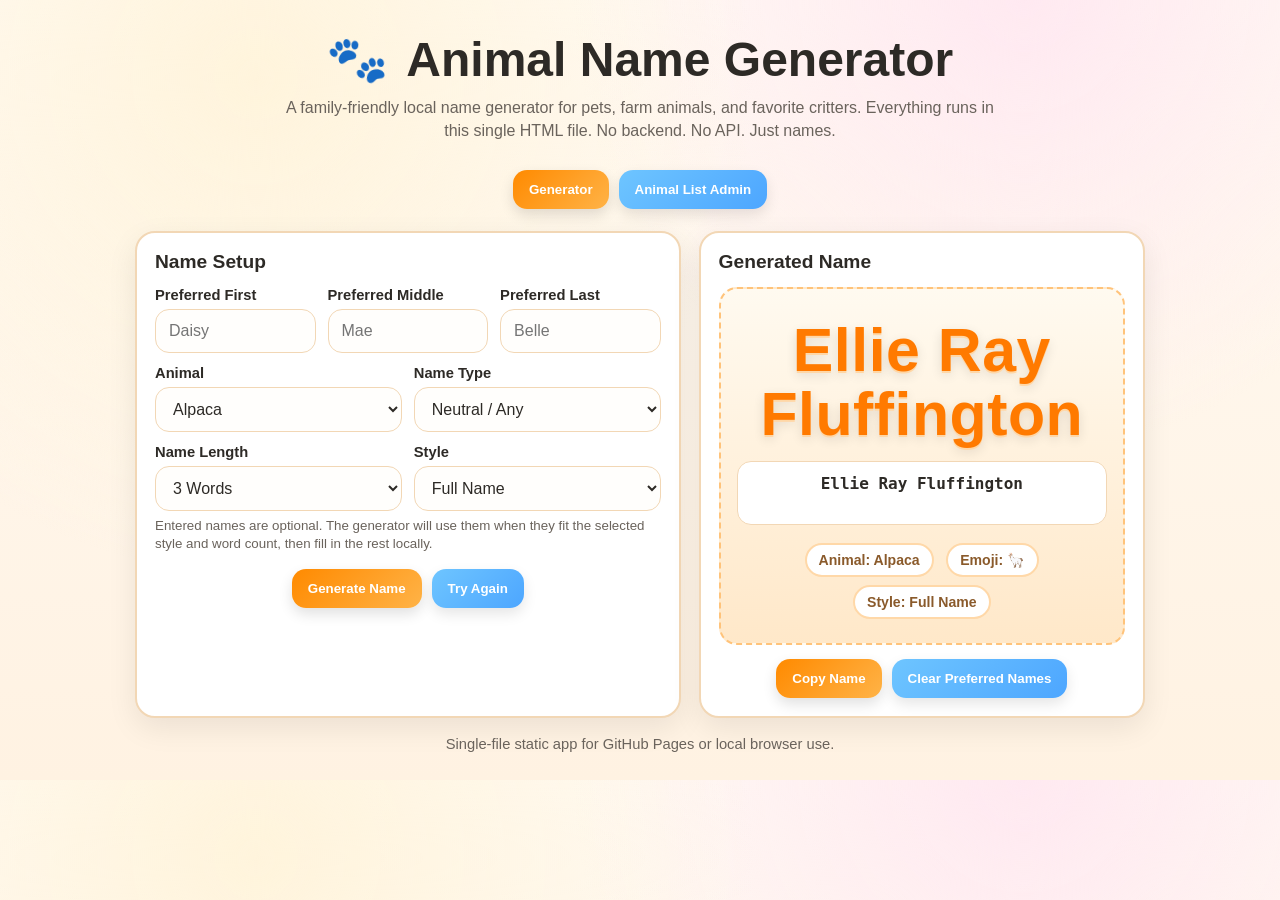
<file: index.html>
<!DOCTYPE html>
<html lang="en">
<head>
  <meta charset="UTF-8" />
  <meta name="viewport" content="width=device-width, initial-scale=1.0" />
  <title>Animal Name Generator</title>
  <style>
    :root{
      --bg:#fff7ed;
      --card:#ffffff;
      --ink:#2d2a26;
      --muted:#6a635c;
      --line:#f2d7b5;
      --accent:#ff8a00;
      --accent-soft:#ffd6a5;
      --accent-blue:#4da6ff;
      --accent-green:#7ed957;
      --accent-purple:#c084fc;
      --accent-pink:#ff7eb6;
      --good:#eefbe8;
      --danger:#fff0f0;
      --shadow:0 10px 30px rgba(0,0,0,.08);
      --radius:20px;
    }
    *{box-sizing:border-box}
    body{
      margin:0;
      font-family:Arial, Helvetica, sans-serif;
      background:
        radial-gradient(circle at 20% 10%, #fff4dc 0%, transparent 40%),
        radial-gradient(circle at 80% 0%, #ffe9f1 0%, transparent 35%),
        linear-gradient(180deg,#fffaf3 0%, #fff2e2 100%);
      color:var(--ink);
      overflow-x:hidden;
    }
    .wrap{
      max-width:1050px;
      margin:0 auto;
      padding:20px;
    }
    .hero{
      text-align:center;
      padding:12px 0 18px;
    }
    h1{
      margin:0 0 8px;
      font-size:clamp(2rem, 4vw, 3rem);
    }
    .sub{
      color:var(--muted);
      margin:0 auto;
      max-width:720px;
      line-height:1.45;
    }
    .topbar{
      display:flex;
      gap:10px;
      justify-content:center;
      flex-wrap:wrap;
      margin:10px 0 22px;
    }
    button{
      border:none;
      border-radius:14px;
      padding:12px 16px;
      font-weight:700;
      cursor:pointer;
      background:linear-gradient(135deg,var(--accent),#ffb347);
      color:white;
      box-shadow:0 6px 14px rgba(0,0,0,.12);
      transition:.15s;
    }
    button:hover{
      transform:translateY(-2px);
    }
    button.secondary{
      background:linear-gradient(135deg,#6ec5ff,#4da6ff);
      color:white;
      border:none;
      box-shadow:0 6px 14px rgba(0,0,0,.10);
    }
    button.warn{
      background:linear-gradient(135deg,#ff7a7a,#ff9d9d);
      color:white;
      border:none;
      box-shadow:0 6px 14px rgba(0,0,0,.10);
    }
    .grid{
      display:grid;
      grid-template-columns:1.1fr .9fr;
      gap:18px;
    }
    @media (max-width: 840px){
      .grid{grid-template-columns:1fr}
    }
    .card{
      background:var(--card);
      border:2px solid var(--line);
      border-radius:var(--radius);
      box-shadow:var(--shadow);
      padding:18px;
    }
    .section-title{
      margin:0 0 14px;
      font-size:1.2rem;
    }
    .fields{
      display:grid;
      grid-template-columns:repeat(2,1fr);
      gap:12px;
    }
    .fields.three{
      grid-template-columns:repeat(3,1fr);
    }
    @media (max-width: 640px){
      .fields,.fields.three{grid-template-columns:1fr}
    }
    label{
      display:block;
      font-size:.92rem;
      font-weight:700;
      margin-bottom:6px;
    }
    input, select, textarea{
      width:100%;
      border:1px solid var(--line);
      border-radius:14px;
      padding:12px 13px;
      font-size:1rem;
      background:#fffefc;
      color:var(--ink);
    }
    small.note{
      display:block;
      margin-top:6px;
      color:var(--muted);
      line-height:1.35;
    }
    .result-box{
      text-align:center;
      padding:30px 16px 20px;
      background:linear-gradient(180deg,#fffaf0 0%, #ffe8c9 100%);
      border:2px dashed #ffc37a;
      border-radius:18px;
      min-height:220px;
      display:flex;
      flex-direction:column;
      justify-content:center;
      gap:14px;
      position:relative;
      overflow:hidden;
    }
    .result-name{
      font-size:clamp(2rem, 5vw, 3.8rem);
      line-height:1.05;
      font-weight:900;
      color:#ff7a00;
      text-shadow:0 2px 0 #ffd7a6, 0 4px 12px rgba(0,0,0,.12);
      letter-spacing:.5px;
      word-break:break-word;
    }
    .result-copy{
      max-width:560px;
      margin:0 auto;
      resize:none;
      text-align:center;
      font-weight:700;
      background:#fff;
    }
    .actions{
      display:flex;
      gap:10px;
      justify-content:center;
      flex-wrap:wrap;
      margin-top:14px;
    }
    .pill{
      display:inline-block;
      padding:7px 12px;
      border-radius:999px;
      background:#fff;
      border:2px solid #ffd8a8;
      color:#8a5a2b;
      font-size:.88rem;
      font-weight:700;
      margin:4px;
    }
    .hidden{display:none !important}
    .animal-list{
      display:grid;
      grid-template-columns:repeat(2,1fr);
      gap:10px;
      margin-top:12px;
    }
    @media (max-width: 640px){
      .animal-list{grid-template-columns:1fr}
    }
    .animal-row{
      display:flex;
      align-items:center;
      justify-content:space-between;
      gap:10px;
      padding:10px 12px;
      border:1px solid var(--line);
      border-radius:14px;
      background:#fffefc;
    }
    .muted{
      color:var(--muted);
    }
    .stack{
      display:flex;
      flex-direction:column;
      gap:12px;
    }
    .status{
      font-size:.92rem;
      padding:10px 12px;
      border-radius:12px;
      border:1px solid var(--line);
      background:#fff;
    }
    .status.good{background:var(--good)}
    .status.bad{background:var(--danger)}

    #headerEmoji{
      display:inline-block;
      transform:rotate(-8deg);
      margin-right:8px;
    }
    .confetti-piece{
      position:fixed;
      top:-20px;
      width:10px;
      height:16px;
      border-radius:3px;
      opacity:.95;
      pointer-events:none;
      z-index:9999;
      animation:fallConfetti 1500ms linear forwards;
    }
    @keyframes fallConfetti{
      0%{
        transform:translateY(0) rotate(0deg);
        opacity:1;
      }
      100%{
        transform:translateY(110vh) rotate(720deg);
        opacity:0;
      }
    }
    .footer-note{
      text-align:center;
      color:var(--muted);
      margin:18px 0 8px;
      font-size:.92rem;
    }
  </style>
</head>
<body>
  <div class="wrap">
    <div class="hero">
      <h1><span id="headerEmoji" aria-hidden="true">🐾</span> Animal Name Generator</h1>
      <p class="sub">A family-friendly local name generator for pets, farm animals, and favorite critters. Everything runs in this single HTML file. No backend. No API. Just names.</p>
    </div>

    <div class="topbar">
      <button id="showGeneratorBtn">Generator</button>
      <button id="showAdminBtn" class="secondary">Animal List Admin</button>
    </div>

    <section id="generatorView">
      <div class="grid">
        <div class="card">
          <h2 class="section-title">Name Setup</h2>

          <div class="fields three">
            <div>
              <label for="preferredFirst">Preferred First</label>
              <input id="preferredFirst" type="text" maxlength="24" placeholder="Daisy">
            </div>
            <div>
              <label for="preferredMiddle">Preferred Middle</label>
              <input id="preferredMiddle" type="text" maxlength="24" placeholder="Mae">
            </div>
            <div>
              <label for="preferredLast">Preferred Last</label>
              <input id="preferredLast" type="text" maxlength="24" placeholder="Belle">
            </div>
          </div>

          <div class="fields" style="margin-top:12px;">
            <div>
              <label for="animalSelect">Animal</label>
              <select id="animalSelect"></select>
            </div>
            <div>
              <label for="sexSelect">Name Type</label>
              <select id="sexSelect">
                <option value="male">Male</option>
                <option value="female">Female</option>
                <option value="neutral" selected>Neutral / Any</option>
              </select>
            </div>
            <div>
              <label for="lengthSelect">Name Length</label>
              <select id="lengthSelect">
                <option value="1">1 Word</option>
                <option value="2">2 Words</option>
                <option value="3" selected>3 Words</option>
                <option value="4">4 Words</option>
                <option value="5">5 Words</option>
              </select>
            </div>
            <div>
              <label for="styleSelect">Style</label>
              <select id="styleSelect">
                <option value="nickname">Nickname</option>
                <option value="short">Short Name</option>
                <option value="full" selected>Full Name</option>
                <option value="formal">Formal Name</option>
                <option value="show">Show / Stage Name</option>
              </select>
            </div>
          </div>

          <small class="note">Entered names are optional. The generator will use them when they fit the selected style and word count, then fill in the rest locally.</small>

          <div class="actions" style="margin-top:16px;">
            <button id="generateBtn">Generate Name</button>
            <button id="tryAgainBtn" class="secondary">Try Again</button>
          </div>
        </div>

        <div class="card">
          <h2 class="section-title">Generated Name</h2>
          <div class="result-box">
            <div id="resultName" class="result-name">Maple Waffles Bloom</div>
            <textarea id="resultCopy" class="result-copy" rows="2" readonly>Maple Waffles Bloom</textarea>
            <div>
              <span class="pill" id="resultAnimalTag">Animal: Cat</span>
              <span class="pill" id="resultAnimalEmoji">Emoji: 🐱</span>
              <span class="pill" id="resultStyleTag">Style: Full Name</span>
            </div>
          </div>

          <div class="actions">
            <button id="copyBtn">Copy Name</button>
            <button id="clearPrefsBtn" class="secondary">Clear Preferred Names</button>
          </div>
        </div>
      </div>
    </section>

    <section id="adminView" class="hidden">
      <div class="grid">
        <div class="card">
          <h2 class="section-title">Animal List Admin</h2>
          <div class="stack">
            <div class="status good">Changes here apply only to this device. Reset to Default will clear local animal changes and restore the built-in list from this HTML file.</div>
            <div>
              <label for="newAnimalInput">Add Animal</label>
              <div class="actions" style="justify-content:flex-start; margin-top:8px;">
                <input id="newAnimalInput" type="text" maxlength="30" placeholder="Mini Donkey" style="max-width:280px;">
                <button id="addAnimalBtn">Add Animal</button>
              </div>
            </div>

            <div class="actions" style="justify-content:flex-start;">
              <button id="resetAnimalsBtn" class="warn">Reset to Default</button>
            </div>

            <div>
              <h3 style="margin:8px 0 6px;">Visible Animals</h3>
              <div id="animalList" class="animal-list"></div>
            </div>

            <div>
              <h3 style="margin:8px 0 6px;">Hidden on This Device</h3>
              <div id="hiddenAnimalList" class="animal-list"></div>
            </div>
          </div>
        </div>

        <div class="card">
          <h2 class="section-title">How It Works</h2>
          <div class="stack muted" style="line-height:1.5;">
            <div>• The default animal list is built into this HTML file.</div>
            <div>• Device-level edits are saved in your browser using local storage.</div>
            <div>• Added animals appear in the dropdown immediately.</div>
            <div>• Hidden animals are removed only on this device until restored or reset.</div>
            <div>• Reset to Default clears local edits and reloads the built-in list.</div>
          </div>
        </div>
      </div>
    </section>

    <p class="footer-note">Single-file static app for GitHub Pages or local browser use.</p>
  </div>

  <script>
    const DEFAULT_ANIMALS = [
      "Alpaca","Bird","Cat","Chicken","Chinchilla","Cow","Dog","Donkey","Duck","Ferret","Fish",
      "Goat","Guinea Pig","Hamster","Hedgehog","Horse","Llama","Pig","Pony","Rabbit","Raccoon",
      "Rat","Sheep","Snake","Turtle"
    ].sort((a,b)=>a.localeCompare(b));

    const STORAGE_KEY = "animalNameGeneratorDeviceAnimalOverrides";

    const DATA = {
      maleFirst: ["Buddy","Charlie","Cooper","Finn","Gus","Henry","Leo","Louie","Milo","Oliver","Otis","Remy","Roscoe","Scout","Teddy","Theo","Winston"],
      femaleFirst: ["Bella","Daisy","Ellie","Gigi","Hazel","Lola","Lucy","Luna","Maple","Millie","Olive","Penny","Piper","Poppy","Rosie","Ruby","Sadie","Willow"],
      neutralFirst: ["Biscuit","Blue","Buttons","Clover","Coco","Cricket","Marble","Mochi","Noodle","Peaches","Pepper","Pumpkin","Skittles","Snickers","Sunny","Waffles"],
      middleCute: ["Bean","Boo","Bug","Dot","Joy","Muffin","Nugget","Peach","Puff","Sprout","Twinkle"],
      middleClassic: ["Belle","Grace","James","June","Kate","Lane","Mae","Ray","Rose","Skye"],
      middleFancy: ["Ashford","Celeste","Everly","Jubilee","Magnolia","Montrose","Pennington","Sterling","Valentine","Winslow"],
      lastSimple: ["Bloom","Brooks","Brown","Carter","Clover","Fields","Fox","Hill","Lane","Paws","Reed","Stone","Vale"],
      lastFancy: ["Barkington","Fluffington","Meadowshire","Moonwhistle","Pemberly","Picklesworth","Silverbrook","Starling","Thistledown","Willowby"],
      titles: ["Captain","Duke","Lady","Miss","Mister","Professor","Sir"],
      showPrefixes: ["Blue Ribbon","Golden Clover","Maple Grove","Moonlight","Sunny Meadow","Whispering Pines"],
      funnyWords: ["Banjo","Beans","Bubbles","Giggles","Jellybean","Pickles","Sprinkles","Toots"],
      animalTone: {
        "Cat":["cute","fancy","funny"],
        "Dog":["classic","cute","funny"],
        "Horse":["formal","show","classic"],
        "Rabbit":["cute","whimsy","funny"],
        "Goat":["funny","rustic","cute"],
        "Pig":["funny","cute","classic"],
        "Raccoon":["funny","quirky","mischief"]
      }
    };


    const ANIMAL_EMOJI = {
      "Alpaca":"🦙","Bird":"🐦","Cat":"🐱","Chicken":"🐔","Chinchilla":"🐭","Cow":"🐮","Dog":"🐶",
      "Donkey":"🫏","Duck":"🦆","Ferret":"🦦","Fish":"🐟","Goat":"🐐","Guinea Pig":"🐹","Hamster":"🐹",
      "Hedgehog":"🦔","Horse":"🐴","Llama":"🦙","Pig":"🐷","Pony":"🐴","Rabbit":"🐰","Raccoon":"🦝",
      "Rat":"🐭","Sheep":"🐑","Snake":"🐍","Turtle":"🐢"
    };

    function getAnimalEmoji(animal){
      return ANIMAL_EMOJI[animal] || "🐾";
    }

    function burstConfetti(){
      const colors = ["#ff8a00","#ff7eb6","#4da6ff","#7ed957","#c084fc","#ffd166"];
      const count = 24;
      for(let i = 0; i < count; i++){
        const piece = document.createElement("div");
        piece.className = "confetti-piece";
        piece.style.left = Math.random() * 100 + "vw";
        piece.style.background = colors[Math.floor(Math.random() * colors.length)];
        piece.style.animationDuration = (1200 + Math.random() * 900) + "ms";
        piece.style.transform = `translateY(0) rotate(${Math.random()*180}deg)`;
        document.body.appendChild(piece);
        setTimeout(() => piece.remove(), 2300);
      }
    }

    const els = {
      showGeneratorBtn: document.getElementById("showGeneratorBtn"),
      showAdminBtn: document.getElementById("showAdminBtn"),
      generatorView: document.getElementById("generatorView"),
      adminView: document.getElementById("adminView"),
      preferredFirst: document.getElementById("preferredFirst"),
      preferredMiddle: document.getElementById("preferredMiddle"),
      preferredLast: document.getElementById("preferredLast"),
      animalSelect: document.getElementById("animalSelect"),
      sexSelect: document.getElementById("sexSelect"),
      lengthSelect: document.getElementById("lengthSelect"),
      styleSelect: document.getElementById("styleSelect"),
      generateBtn: document.getElementById("generateBtn"),
      tryAgainBtn: document.getElementById("tryAgainBtn"),
      copyBtn: document.getElementById("copyBtn"),
      clearPrefsBtn: document.getElementById("clearPrefsBtn"),
      resultName: document.getElementById("resultName"),
      resultCopy: document.getElementById("resultCopy"),
      resultAnimalTag: document.getElementById("resultAnimalTag"),
      resultAnimalEmoji: document.getElementById("resultAnimalEmoji"),
      resultStyleTag: document.getElementById("resultStyleTag"),
      newAnimalInput: document.getElementById("newAnimalInput"),
      addAnimalBtn: document.getElementById("addAnimalBtn"),
      resetAnimalsBtn: document.getElementById("resetAnimalsBtn"),
      animalList: document.getElementById("animalList"),
      hiddenAnimalList: document.getElementById("hiddenAnimalList")
    };

    function titleCase(value){
      return value
        .trim()
        .replace(/\s+/g," ")
        .toLowerCase()
        .split(" ")
        .map(word => word.charAt(0).toUpperCase() + word.slice(1))
        .join(" ");
    }

    function rand(arr){
      return arr[Math.floor(Math.random() * arr.length)];
    }

    function uniqWords(parts){
      const seen = new Set();
      return parts.filter(Boolean).filter(part => {
        const k = part.toLowerCase();
        if(seen.has(k)) return false;
        seen.add(k);
        return true;
      });
    }

    function styleLabel(style){
      return {
        nickname: "Nickname",
        short: "Short Name",
        full: "Full Name",
        formal: "Formal Name",
        show: "Show / Stage Name"
      }[style] || style;
    }

    function getOverrides(){
      try{
        return JSON.parse(localStorage.getItem(STORAGE_KEY)) || { added: [], hidden: [] };
      }catch{
        return { added: [], hidden: [] };
      }
    }

    function saveOverrides(data){
      localStorage.setItem(STORAGE_KEY, JSON.stringify(data));
    }

    function getActiveAnimals(){
      const overrides = getOverrides();
      const base = DEFAULT_ANIMALS.filter(a => !overrides.hidden.includes(a));
      const added = overrides.added.filter(a => !overrides.hidden.includes(a));
      return [...new Set([...base, ...added])].sort((a,b)=>a.localeCompare(b));
    }

    function refreshAnimalDropdown(){
      const animals = getActiveAnimals();
      const current = els.animalSelect.value;
      els.animalSelect.innerHTML = animals.map(a => `<option value="${a}">${a}</option>`).join("");
      if(animals.includes(current)){
        els.animalSelect.value = current;
      }
    }

    function renderAdminLists(){
      const overrides = getOverrides();
      const active = getActiveAnimals();
      const hidden = [...new Set(overrides.hidden)].sort((a,b)=>a.localeCompare(b));

      els.animalList.innerHTML = active.map(animal => {
        const isLocal = overrides.added.includes(animal);
        return `
          <div class="animal-row">
            <div>
              <strong>${animal}</strong><br>
              <span class="muted">${isLocal ? "Local add" : "Built in"}</span>
            </div>
            <div class="actions" style="margin:0;">
              <button class="secondary" onclick="hideAnimal('${animal.replace(/'/g, "\\'")}')">Hide</button>
              ${isLocal ? `<button class="warn" onclick="removeLocalAnimal('${animal.replace(/'/g, "\\'")}')">Remove</button>` : ``}
            </div>
          </div>
        `;
      }).join("") || `<div class="muted">No visible animals.</div>`;

      els.hiddenAnimalList.innerHTML = hidden.map(animal => `
        <div class="animal-row">
          <div><strong>${animal}</strong></div>
          <div class="actions" style="margin:0;">
            <button class="secondary" onclick="restoreAnimal('${animal.replace(/'/g, "\\'")}')">Restore</button>
          </div>
        </div>
      `).join("") || `<div class="muted">No hidden animals.</div>`;
    }

    function getNamePools(sex){
      if(sex === "male"){
        return [...DATA.maleFirst, ...DATA.neutralFirst];
      }
      if(sex === "female"){
        return [...DATA.femaleFirst, ...DATA.neutralFirst];
      }
      return [...DATA.maleFirst, ...DATA.femaleFirst, ...DATA.neutralFirst];
    }

    function chooseMiddle(style){
      if(style === "nickname") return rand([...DATA.middleCute, ...DATA.funnyWords]);
      if(style === "short") return rand([...DATA.middleCute, ...DATA.middleClassic]);
      if(style === "full") return rand([...DATA.middleClassic, ...DATA.middleCute]);
      if(style === "formal") return rand([...DATA.middleFancy, ...DATA.middleClassic]);
      if(style === "show") return rand([...DATA.middleFancy, ...DATA.middleClassic, ...DATA.funnyWords]);
      return rand(DATA.middleClassic);
    }

    function chooseLast(style){
      if(style === "nickname") return rand([...DATA.funnyWords, ...DATA.lastSimple]);
      if(style === "short") return rand(DATA.lastSimple);
      if(style === "full") return rand([...DATA.lastSimple, ...DATA.lastFancy]);
      if(style === "formal") return rand([...DATA.lastFancy, ...DATA.lastSimple]);
      if(style === "show") return rand([...DATA.lastFancy, ...DATA.lastSimple]);
      return rand(DATA.lastSimple);
    }

    function buildGeneratedName(){
      const preferred = {
        first: titleCase(els.preferredFirst.value || ""),
        middle: titleCase(els.preferredMiddle.value || ""),
        last: titleCase(els.preferredLast.value || "")
      };
      const animal = els.animalSelect.value || "Cat";
      const sex = els.sexSelect.value;
      const wordCount = parseInt(els.lengthSelect.value, 10);
      const style = els.styleSelect.value;

      const firstPool = getNamePools(sex);
      const generatedFirst = preferred.first || rand(firstPool);
      const generatedMiddle = preferred.middle || chooseMiddle(style);
      const generatedLast = preferred.last || chooseLast(style);

      let parts = [];

      if(style === "nickname"){
        parts = [generatedFirst, generatedMiddle, generatedLast];
      } else if(style === "short"){
        parts = [generatedFirst, generatedLast, generatedMiddle];
      } else if(style === "full"){
        parts = [generatedFirst, generatedMiddle, generatedLast];
      } else if(style === "formal"){
        parts = [generatedFirst, generatedMiddle, generatedLast];
        if(wordCount >= 4) parts.unshift(rand(DATA.titles));
      } else if(style === "show"){
        parts = [generatedFirst, generatedMiddle, generatedLast];
        if(wordCount >= 4) parts.unshift(rand(DATA.showPrefixes));
        if(wordCount >= 5) parts.push(animal);
      }

      parts = uniqWords(parts);

      while(parts.length < wordCount){
        const filler = style === "formal"
          ? rand([...DATA.middleFancy, ...DATA.lastFancy, ...DATA.titles])
          : style === "show"
          ? rand([...DATA.showPrefixes, ...DATA.funnyWords, ...DATA.lastFancy])
          : rand([...DATA.middleCute, ...DATA.middleClassic, ...DATA.lastSimple, ...DATA.funnyWords]);
        parts = uniqWords([...parts, filler]);
      }

      if(parts.length > wordCount){
        if(wordCount === 1){
          parts = [preferred.first || generatedFirst];
        } else if(wordCount === 2){
          parts = [preferred.first || generatedFirst, preferred.last || generatedLast];
        } else {
          parts = parts.slice(0, wordCount);
        }
      }

      return { animal, style, name: parts.join(" ") };
    }

    function renderGeneratedName(){
      const result = buildGeneratedName();
      els.resultName.textContent = result.name;
      els.resultCopy.value = result.name;
      els.resultAnimalTag.textContent = "Animal: " + result.animal;
      els.resultAnimalEmoji.textContent = "Emoji: " + getAnimalEmoji(result.animal);
      els.resultStyleTag.textContent = "Style: " + styleLabel(result.style);
      burstConfetti();
    }

    function copyName(){
      els.resultCopy.select();
      els.resultCopy.setSelectionRange(0, els.resultCopy.value.length);
      navigator.clipboard?.writeText(els.resultCopy.value).catch(() => {});
    }

    function switchView(view){
      const showGenerator = view === "generator";
      els.generatorView.classList.toggle("hidden", !showGenerator);
      els.adminView.classList.toggle("hidden", showGenerator);
      els.showGeneratorBtn.classList.toggle("secondary", !showGenerator);
      els.showAdminBtn.classList.toggle("secondary", showGenerator);
    }

    function addAnimal(){
      const raw = els.newAnimalInput.value.trim();
      if(!raw) return;
      const value = titleCase(raw);
      const overrides = getOverrides();
      const exists = [...DEFAULT_ANIMALS, ...overrides.added].some(a => a.toLowerCase() === value.toLowerCase());
      if(!exists){
        overrides.added.push(value);
      }
      overrides.hidden = overrides.hidden.filter(a => a.toLowerCase() !== value.toLowerCase());
      overrides.added = [...new Set(overrides.added)].sort((a,b)=>a.localeCompare(b));
      saveOverrides(overrides);
      els.newAnimalInput.value = "";
      refreshAnimalDropdown();
      renderAdminLists();
    }

    window.hideAnimal = function(animal){
      const overrides = getOverrides();
      if(!overrides.hidden.includes(animal)) overrides.hidden.push(animal);
      saveOverrides(overrides);
      refreshAnimalDropdown();
      renderAdminLists();
    }

    window.restoreAnimal = function(animal){
      const overrides = getOverrides();
      overrides.hidden = overrides.hidden.filter(a => a !== animal);
      saveOverrides(overrides);
      refreshAnimalDropdown();
      renderAdminLists();
    }

    window.removeLocalAnimal = function(animal){
      const overrides = getOverrides();
      overrides.added = overrides.added.filter(a => a !== animal);
      overrides.hidden = overrides.hidden.filter(a => a !== animal);
      saveOverrides(overrides);
      refreshAnimalDropdown();
      renderAdminLists();
    }

    function resetAnimals(){
      localStorage.removeItem(STORAGE_KEY);
      refreshAnimalDropdown();
      renderAdminLists();
    }

    els.showGeneratorBtn.addEventListener("click", () => switchView("generator"));
    els.showAdminBtn.addEventListener("click", () => switchView("admin"));
    els.generateBtn.addEventListener("click", renderGeneratedName);
    els.tryAgainBtn.addEventListener("click", renderGeneratedName);
    els.copyBtn.addEventListener("click", copyName);
    els.clearPrefsBtn.addEventListener("click", () => {
      els.preferredFirst.value = "";
      els.preferredMiddle.value = "";
      els.preferredLast.value = "";
    });
    els.addAnimalBtn.addEventListener("click", addAnimal);
    els.resetAnimalsBtn.addEventListener("click", resetAnimals);
    els.newAnimalInput.addEventListener("keydown", e => {
      if(e.key === "Enter") addAnimal();
    });

    refreshAnimalDropdown();
    renderAdminLists();
    renderGeneratedName();
  </script>
</body>
</html>
</file>
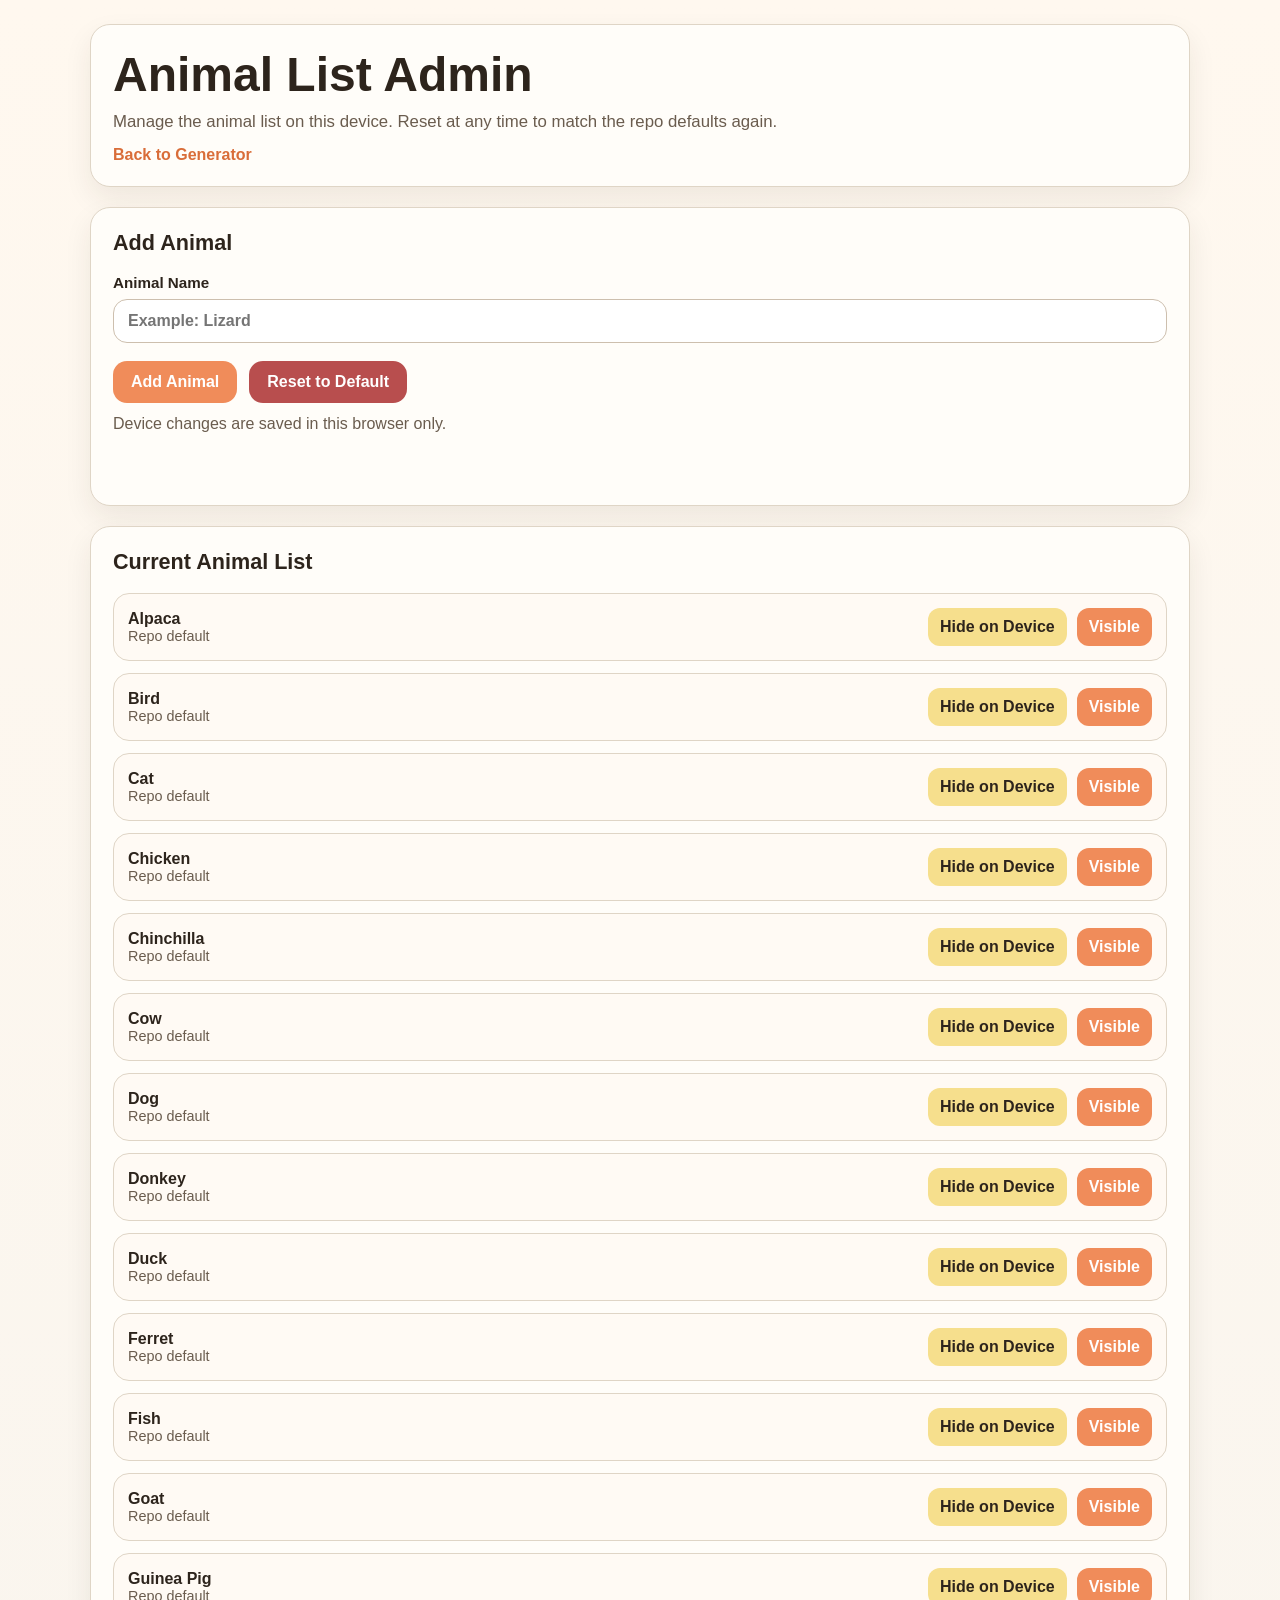
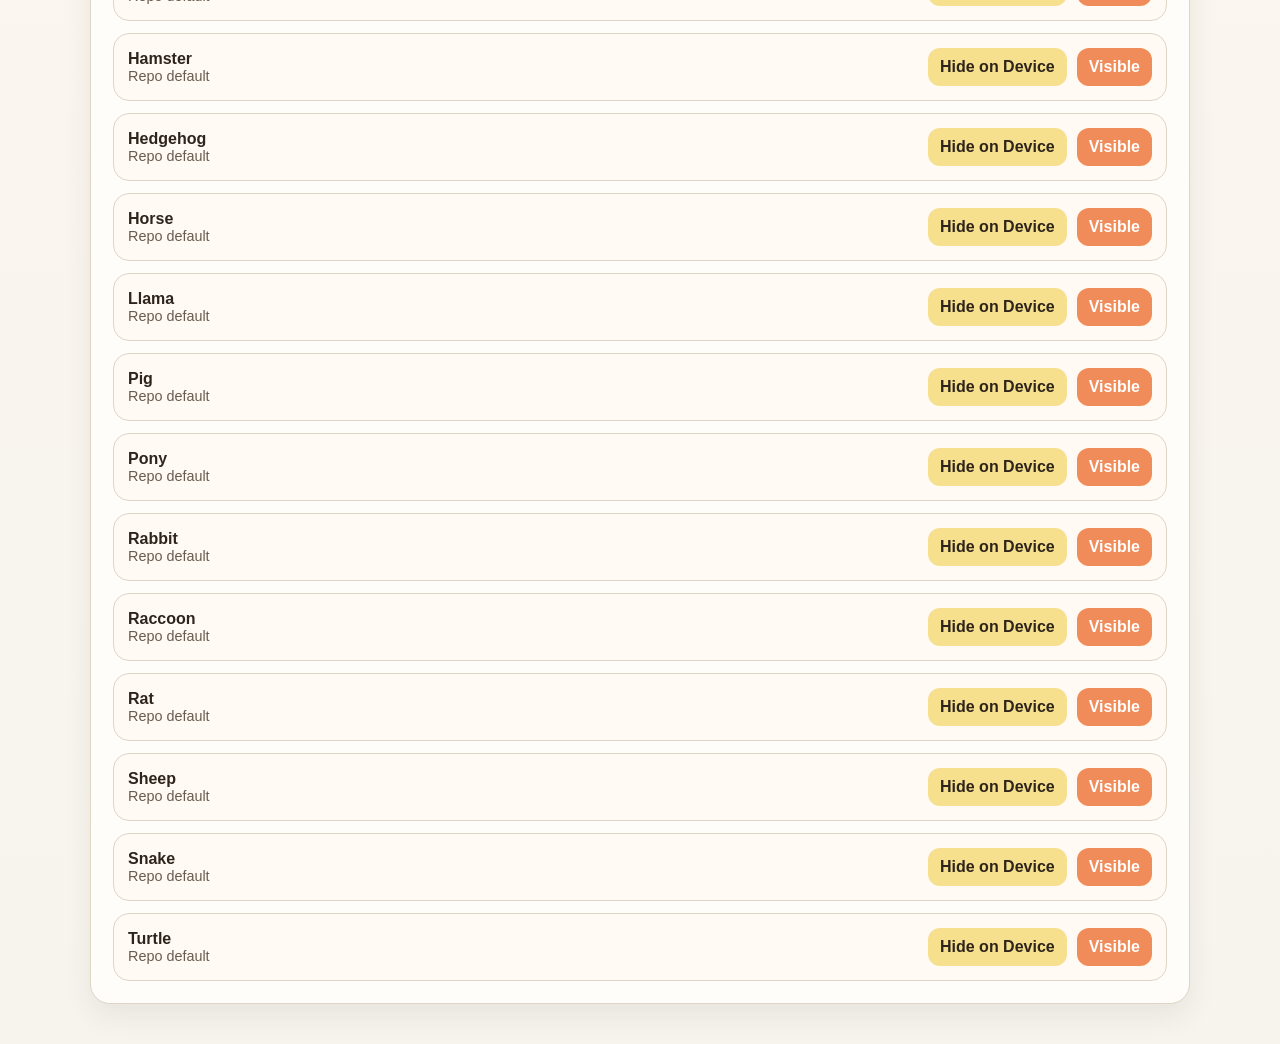
<file: admin.html>
<!DOCTYPE html>
<html lang="en">
<head>
  <meta charset="UTF-8" />
  <meta name="viewport" content="width=device-width, initial-scale=1.0" />
  <title>Animal List Admin</title>
  <link rel="stylesheet" href="styles.css" />
</head>
<body>
  <div class="page">
    <header class="hero card">
      <h1>Animal List Admin</h1>
      <p>Manage the animal list on this device. Reset at any time to match the repo defaults again.</p>
      <div class="hero-links">
        <a href="index.html">Back to Generator</a>
      </div>
    </header>

    <main class="grid single-column">
      <section class="card controls">
        <h2>Add Animal</h2>
        <div class="form-grid admin-add-grid">
          <label>
            <span>Animal Name</span>
            <input id="newAnimalInput" type="text" maxlength="40" placeholder="Example: Lizard" />
          </label>
        </div>
        <div class="button-row">
          <button id="addAnimalBtn" class="primary">Add Animal</button>
          <button id="resetAnimalsBtn" class="danger">Reset to Default</button>
        </div>
        <p class="helper-text">Device changes are saved in this browser only.</p>
        <p id="adminStatus" class="status" aria-live="polite"></p>
      </section>

      <section class="card">
        <h2>Current Animal List</h2>
        <div id="animalAdminList" class="animal-admin-list"></div>
      </section>
    </main>
  </div>

  <script src="admin.js" type="module"></script>
</body>
</html>
</file>
<file: styles.css>
:root {
  --bg: #f7f4ee;
  --card: #fffdf9;
  --line: #dfd5c6;
  --text: #2d241c;
  --muted: #6a5c4e;
  --primary: #f08c5a;
  --primary-dark: #d96d39;
  --secondary: #f6df8d;
  --danger: #b84e4e;
  --shadow: 0 12px 28px rgba(45, 36, 28, 0.08);
  --radius: 20px;
}

* {
  box-sizing: border-box;
}

body {
  margin: 0;
  font-family: Arial, Helvetica, sans-serif;
  background: linear-gradient(180deg, #fff8ef 0%, var(--bg) 100%);
  color: var(--text);
}

.page {
  width: min(1100px, calc(100% - 24px));
  margin: 24px auto 40px;
}

.card {
  background: var(--card);
  border: 1px solid var(--line);
  border-radius: var(--radius);
  box-shadow: var(--shadow);
}

.hero {
  padding: 24px;
  margin-bottom: 20px;
}

.hero h1 {
  margin: 0 0 10px;
  font-size: clamp(2rem, 4vw, 3rem);
}

.hero p {
  margin: 0;
  color: var(--muted);
  font-size: 1.05rem;
}

.hero-links {
  margin-top: 14px;
}

.hero-links a {
  color: var(--primary-dark);
  font-weight: bold;
  text-decoration: none;
}

.grid {
  display: grid;
  grid-template-columns: 1.15fr 0.85fr;
  gap: 20px;
}

.single-column {
  grid-template-columns: 1fr;
}

.controls,
.result-card,
.card {
  padding: 22px;
}

h2 {
  margin-top: 0;
  font-size: 1.35rem;
}

.form-grid {
  display: grid;
  grid-template-columns: repeat(2, minmax(0, 1fr));
  gap: 14px;
}

.admin-add-grid {
  grid-template-columns: 1fr;
}

label {
  display: flex;
  flex-direction: column;
  gap: 8px;
  font-weight: 600;
}

label span {
  font-size: 0.95rem;
}

input,
select,
textarea,
button {
  font: inherit;
}

input,
select,
textarea {
  width: 100%;
  padding: 12px 14px;
  border: 1px solid #cdbfae;
  border-radius: 14px;
  background: #fff;
  color: var(--text);
}

textarea {
  resize: vertical;
}

.button-row {
  display: flex;
  flex-wrap: wrap;
  gap: 12px;
  margin-top: 18px;
}

button {
  border: 0;
  border-radius: 14px;
  padding: 12px 18px;
  cursor: pointer;
  font-weight: 700;
}

button.primary {
  background: var(--primary);
  color: #fff;
}

button.primary:hover {
  background: var(--primary-dark);
}

button.secondary {
  background: var(--secondary);
  color: var(--text);
}

button.danger {
  background: var(--danger);
  color: #fff;
}

.result-display {
  min-height: 150px;
  display: flex;
  align-items: center;
  justify-content: center;
  text-align: center;
  border: 2px dashed var(--line);
  border-radius: 20px;
  padding: 24px;
  background: #fff8ef;
  font-size: clamp(1.9rem, 4vw, 3rem);
  font-weight: 800;
  line-height: 1.2;
  margin-bottom: 18px;
}

.result-box-wrap {
  margin-top: 8px;
}

.status {
  min-height: 24px;
  margin-top: 10px;
  color: var(--muted);
  font-weight: 600;
}

.helper-text {
  margin: 12px 0 0;
  color: var(--muted);
}

.animal-admin-list {
  display: grid;
  gap: 12px;
}

.animal-row {
  display: grid;
  grid-template-columns: minmax(0, 1fr) auto auto;
  gap: 10px;
  align-items: center;
  padding: 14px;
  border: 1px solid var(--line);
  border-radius: 16px;
  background: #fffaf4;
}

.animal-row strong {
  display: block;
}

.animal-meta {
  font-size: 0.9rem;
  color: var(--muted);
}

button.small {
  padding: 10px 12px;
  border-radius: 12px;
}

@media (max-width: 840px) {
  .grid {
    grid-template-columns: 1fr;
  }

  .form-grid {
    grid-template-columns: 1fr;
  }

  .animal-row {
    grid-template-columns: 1fr;
  }
}
</file>
